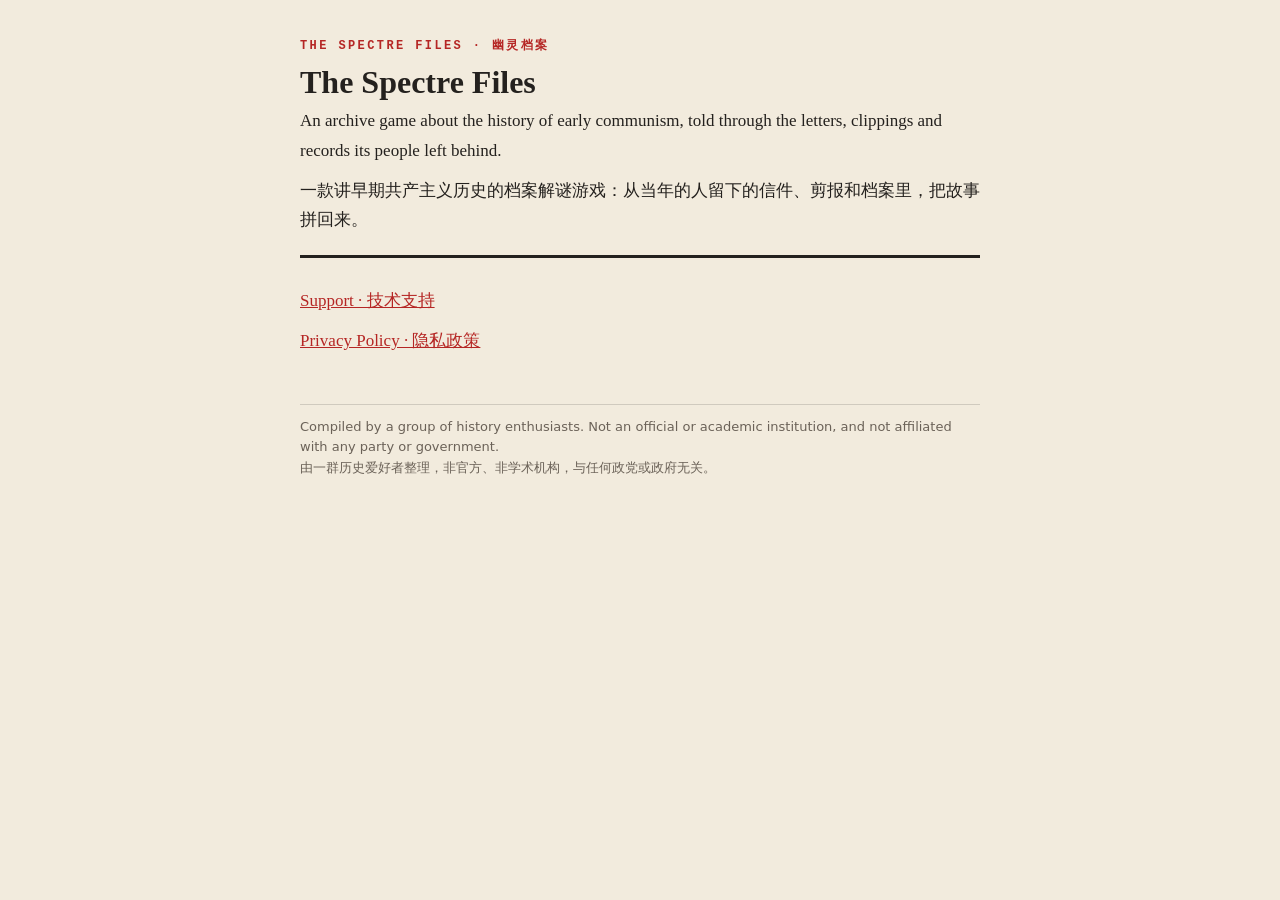
<file: index.html>
<!doctype html>
<html lang="en">
<head><meta charset="utf-8"><meta name="viewport" content="width=device-width,initial-scale=1">
<title>The Spectre Files</title><link rel="stylesheet" href="style.css"></head>
<body><main>
<header><div class="brand">THE SPECTRE FILES · 幽灵档案</div><h1>The Spectre Files</h1><p>An archive game about the history of early communism, told through the letters, clippings and records its people left behind.</p><p>一款讲早期共产主义历史的档案解谜游戏：从当年的人留下的信件、剪报和档案里，把故事拼回来。</p></header>
<p><a href="support.html">Support · 技术支持</a></p>
<p><a href="privacy.html">Privacy Policy · 隐私政策</a></p>
<footer>Compiled by a group of history enthusiasts. Not an official or academic institution, and not affiliated with any party or government.<br>由一群历史爱好者整理，非官方、非学术机构，与任何政党或政府无关。</footer>
</main></body></html>
</file>
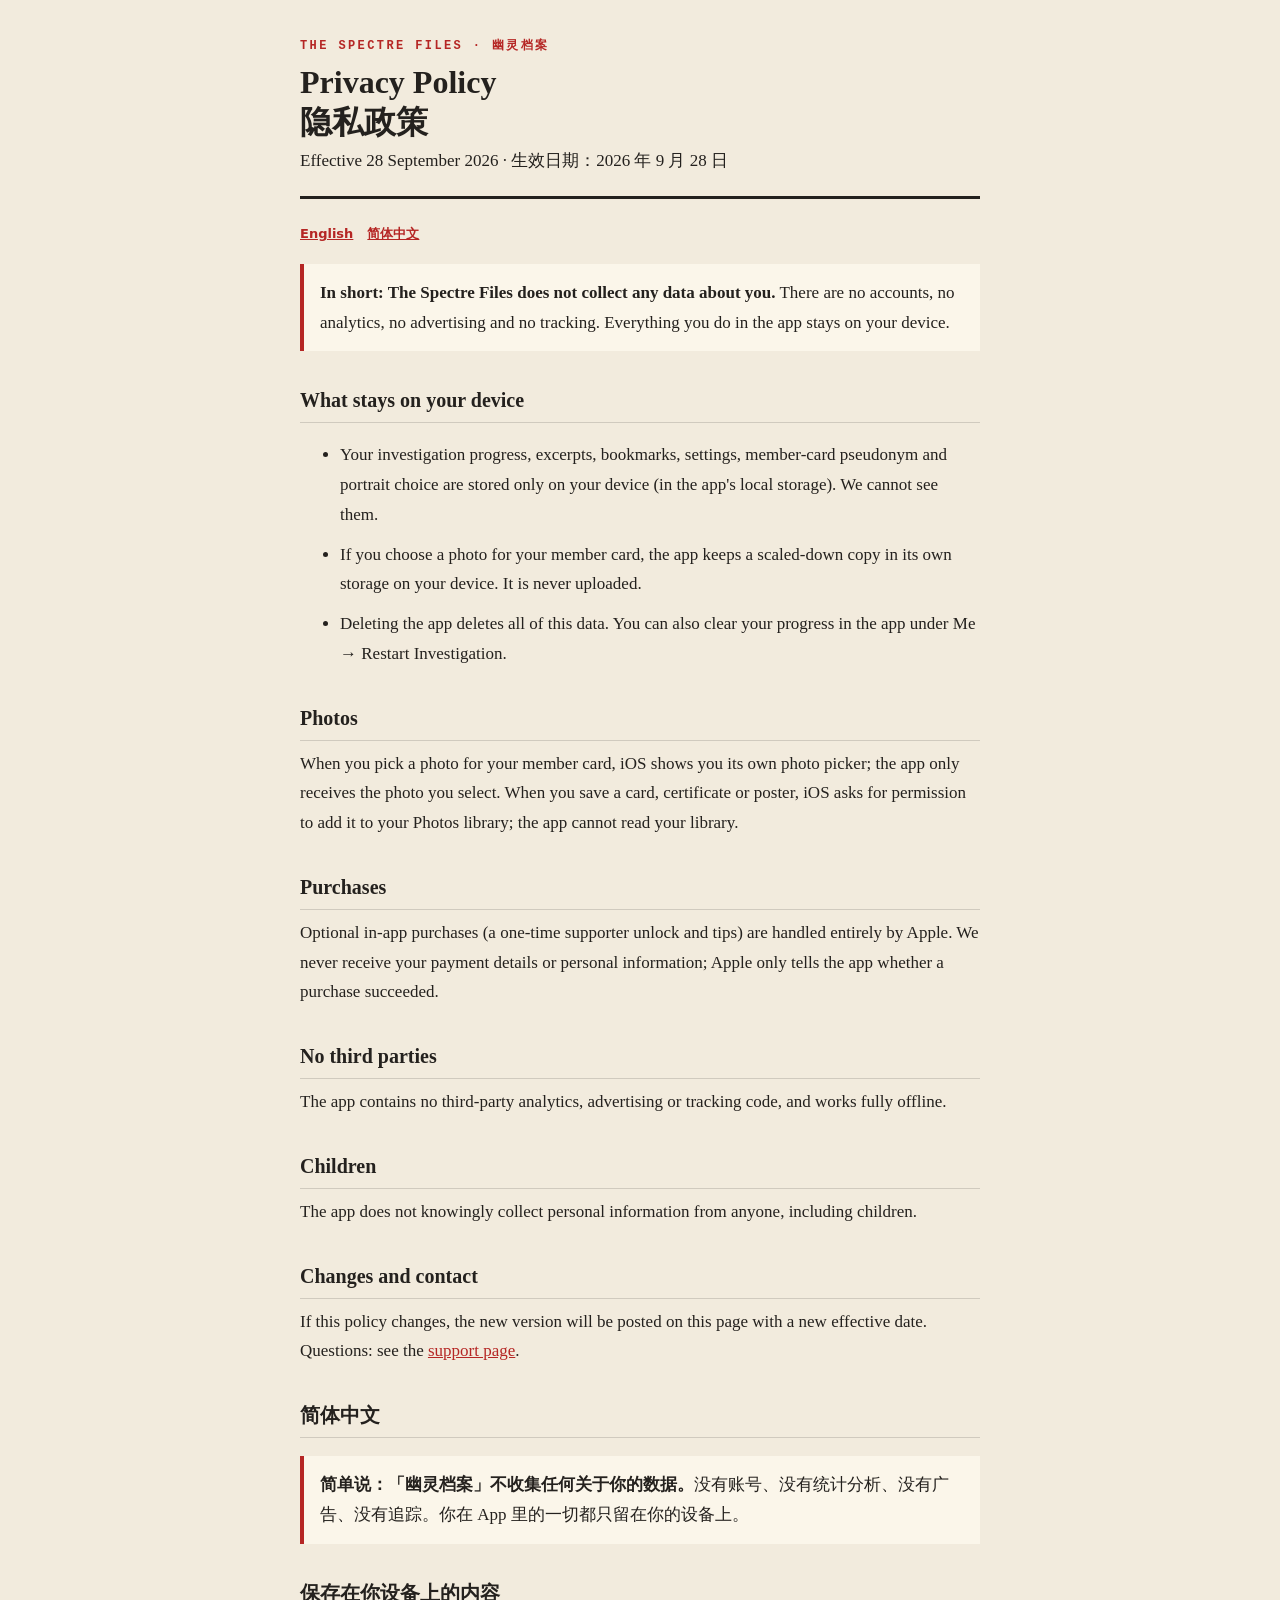
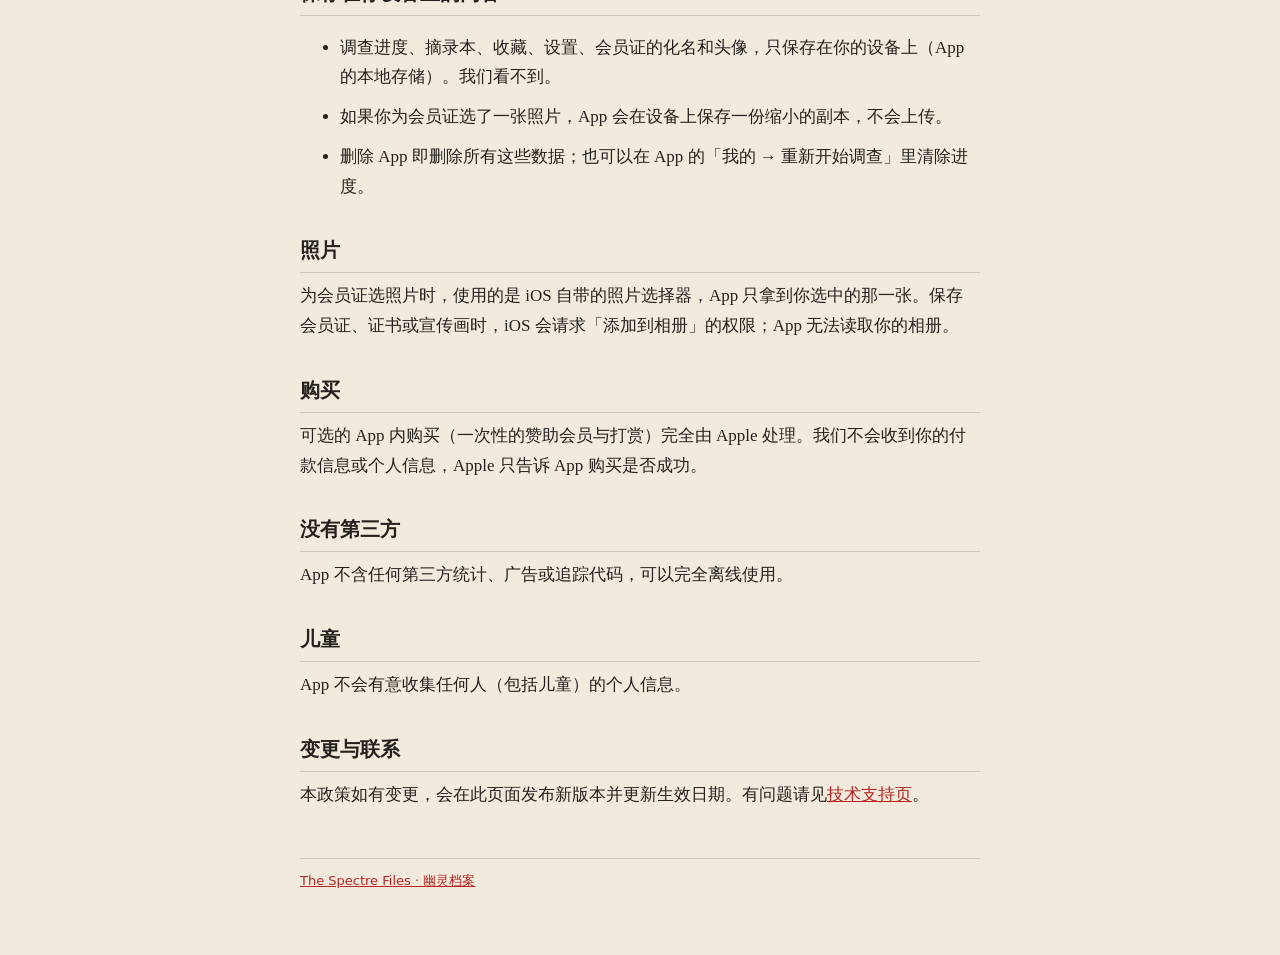
<file: privacy.html>
<!doctype html>
<html lang="en">
<head><meta charset="utf-8"><meta name="viewport" content="width=device-width,initial-scale=1">
<title>Privacy Policy · The Spectre Files</title><link rel="stylesheet" href="style.css"></head>
<body><main>
<header><div class="brand">THE SPECTRE FILES · 幽灵档案</div><h1>Privacy Policy<br>隐私政策</h1><p>Effective 28 September 2026 · 生效日期：2026 年 9 月 28 日</p></header>
<p class="lang"><a href="#en">English</a><a href="#zh">简体中文</a></p>

<section id="en">
<div class="card"><strong>In short: The Spectre Files does not collect any data about you.</strong> There are no accounts, no analytics, no advertising and no tracking. Everything you do in the app stays on your device.</div>
<h2>What stays on your device</h2>
<ul>
<li>Your investigation progress, excerpts, bookmarks, settings, member-card pseudonym and portrait choice are stored only on your device (in the app's local storage). We cannot see them.</li>
<li>If you choose a photo for your member card, the app keeps a scaled-down copy in its own storage on your device. It is never uploaded.</li>
<li>Deleting the app deletes all of this data. You can also clear your progress in the app under Me → Restart Investigation.</li>
</ul>
<h2>Photos</h2>
<p>When you pick a photo for your member card, iOS shows you its own photo picker; the app only receives the photo you select. When you save a card, certificate or poster, iOS asks for permission to add it to your Photos library; the app cannot read your library.</p>
<h2>Purchases</h2>
<p>Optional in-app purchases (a one-time supporter unlock and tips) are handled entirely by Apple. We never receive your payment details or personal information; Apple only tells the app whether a purchase succeeded.</p>
<h2>No third parties</h2>
<p>The app contains no third-party analytics, advertising or tracking code, and works fully offline.</p>
<h2>Children</h2>
<p>The app does not knowingly collect personal information from anyone, including children.</p>
<h2>Changes and contact</h2>
<p>If this policy changes, the new version will be posted on this page with a new effective date. Questions: see the <a href="support.html">support page</a>.</p>
</section>

<section id="zh">
<h2>简体中文</h2>
<div class="card"><strong>简单说：「幽灵档案」不收集任何关于你的数据。</strong>没有账号、没有统计分析、没有广告、没有追踪。你在 App 里的一切都只留在你的设备上。</div>
<h2>保存在你设备上的内容</h2>
<ul>
<li>调查进度、摘录本、收藏、设置、会员证的化名和头像，只保存在你的设备上（App 的本地存储）。我们看不到。</li>
<li>如果你为会员证选了一张照片，App 会在设备上保存一份缩小的副本，不会上传。</li>
<li>删除 App 即删除所有这些数据；也可以在 App 的「我的 → 重新开始调查」里清除进度。</li>
</ul>
<h2>照片</h2>
<p>为会员证选照片时，使用的是 iOS 自带的照片选择器，App 只拿到你选中的那一张。保存会员证、证书或宣传画时，iOS 会请求「添加到相册」的权限；App 无法读取你的相册。</p>
<h2>购买</h2>
<p>可选的 App 内购买（一次性的赞助会员与打赏）完全由 Apple 处理。我们不会收到你的付款信息或个人信息，Apple 只告诉 App 购买是否成功。</p>
<h2>没有第三方</h2>
<p>App 不含任何第三方统计、广告或追踪代码，可以完全离线使用。</p>
<h2>儿童</h2>
<p>App 不会有意收集任何人（包括儿童）的个人信息。</p>
<h2>变更与联系</h2>
<p>本政策如有变更，会在此页面发布新版本并更新生效日期。有问题请见<a href="support.html">技术支持页</a>。</p>
</section>
<footer><a href="index.html">The Spectre Files · 幽灵档案</a></footer>
</main></body></html>
</file>
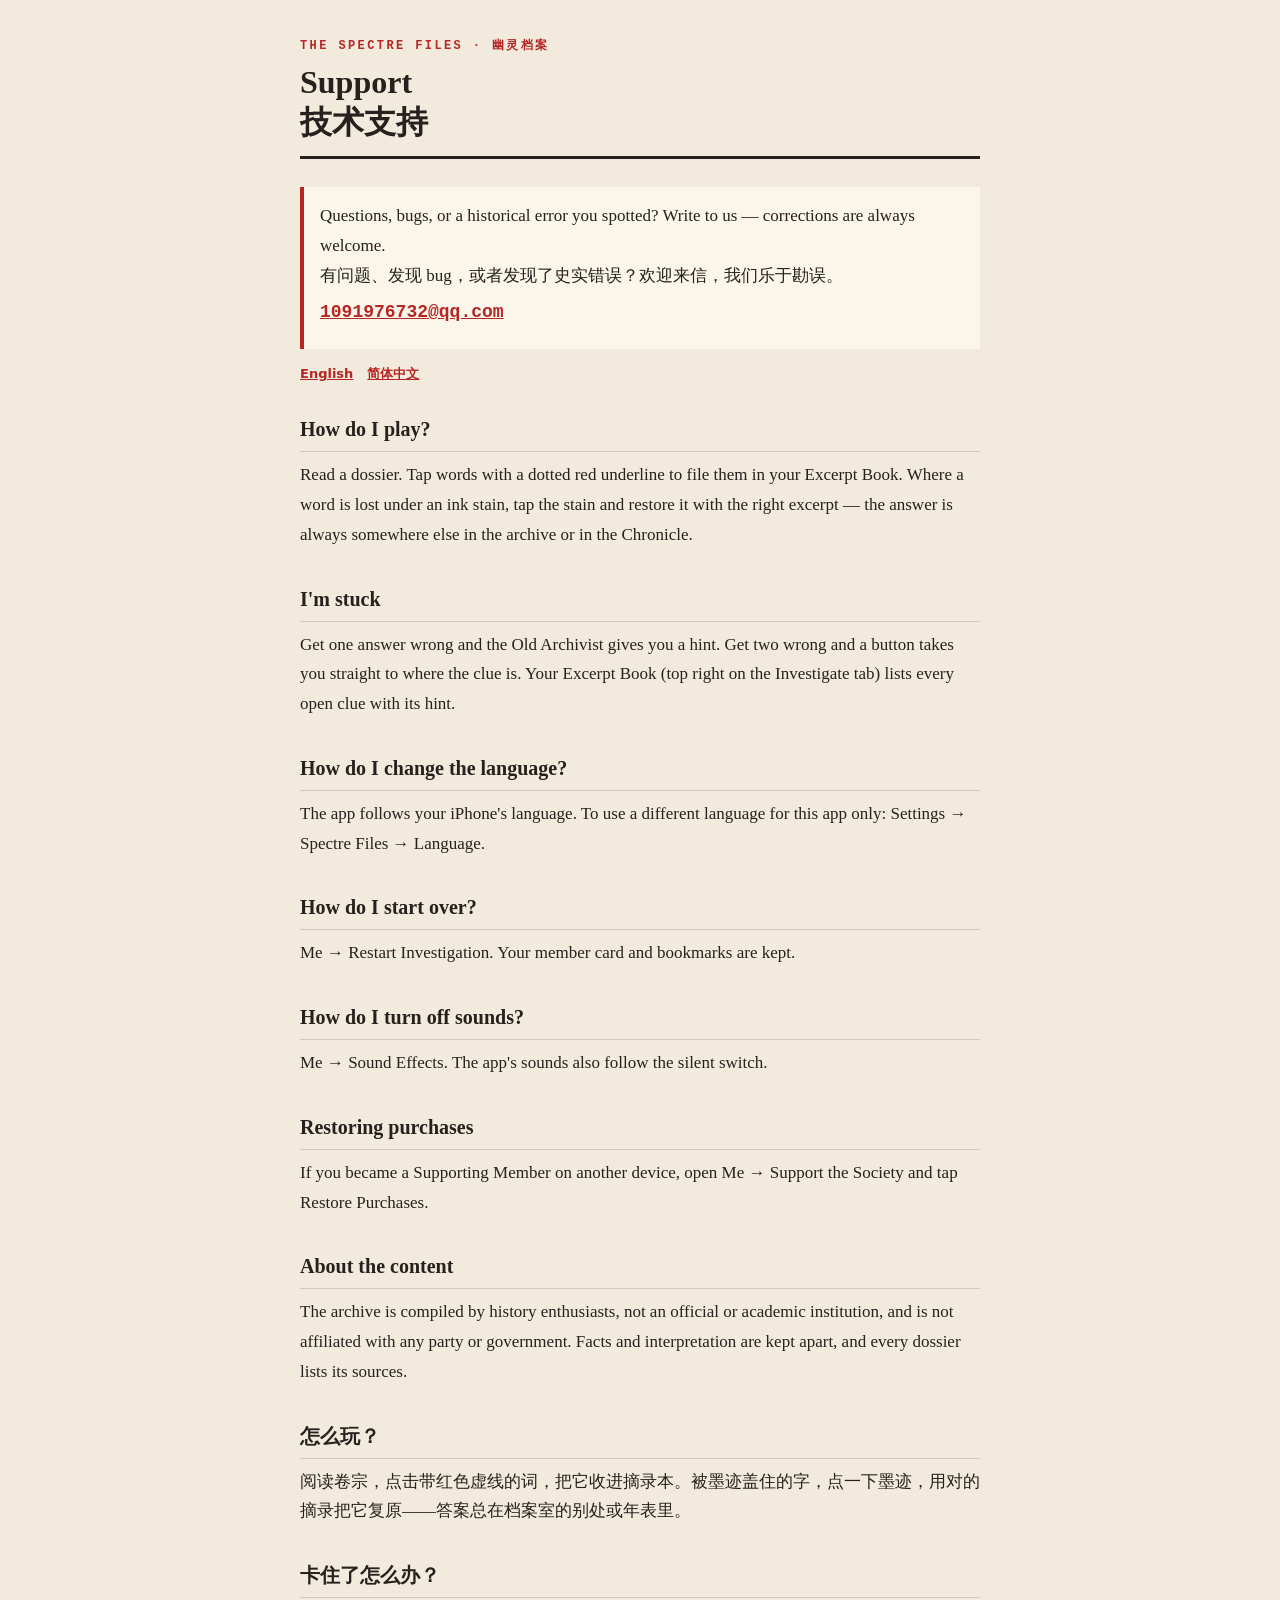
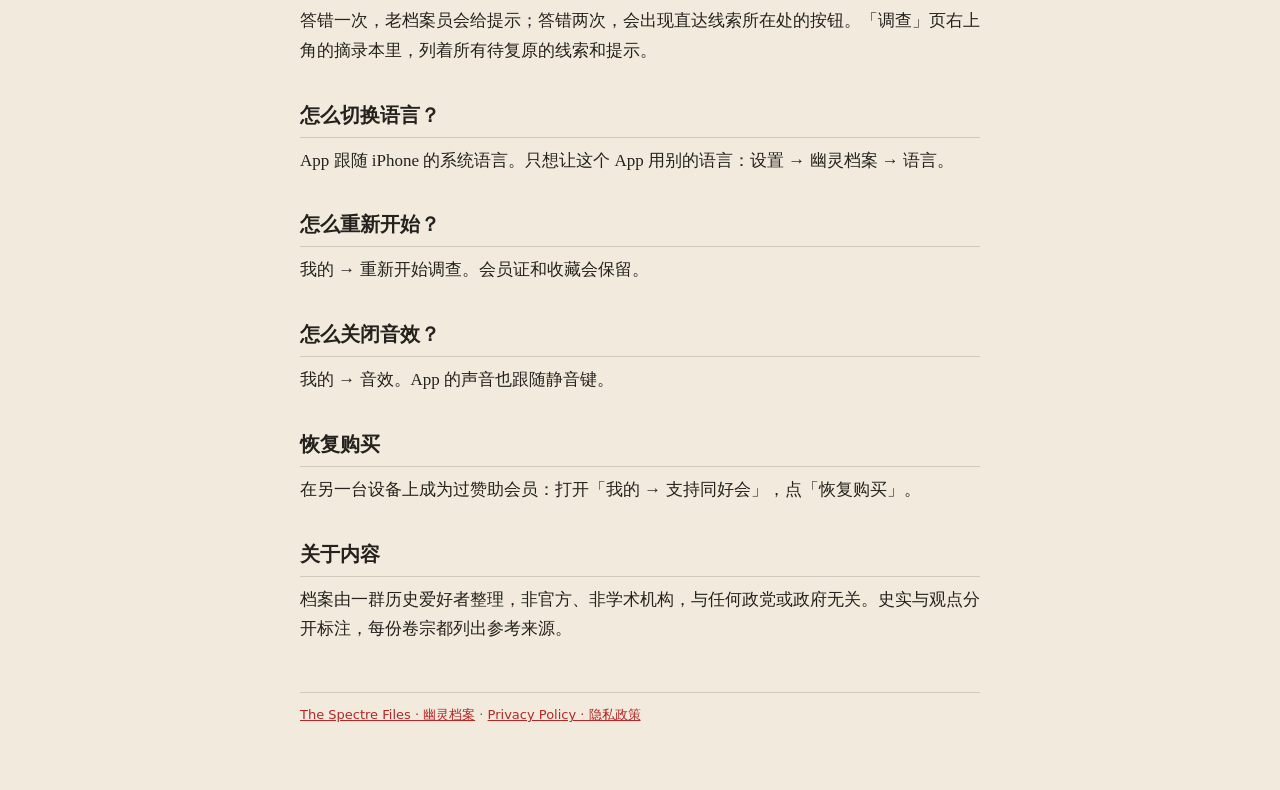
<file: support.html>
<!doctype html>
<html lang="en">
<head><meta charset="utf-8"><meta name="viewport" content="width=device-width,initial-scale=1">
<title>Support · The Spectre Files</title><link rel="stylesheet" href="style.css"></head>
<body><main>
<header><div class="brand">THE SPECTRE FILES · 幽灵档案</div><h1>Support<br>技术支持</h1></header>
<div class="card"><p>Questions, bugs, or a historical error you spotted? Write to us — corrections are always welcome.<br>有问题、发现 bug，或者发现了史实错误？欢迎来信，我们乐于勘误。</p>
<p class="mail"><a href="mailto:1091976732@qq.com">1091976732@qq.com</a></p></div>
<p class="lang"><a href="#en">English</a><a href="#zh">简体中文</a></p>

<section id="en">
<h2>How do I play?</h2>
<p>Read a dossier. Tap words with a dotted red underline to file them in your Excerpt Book. Where a word is lost under an ink stain, tap the stain and restore it with the right excerpt — the answer is always somewhere else in the archive or in the Chronicle.</p>
<h2>I'm stuck</h2>
<p>Get one answer wrong and the Old Archivist gives you a hint. Get two wrong and a button takes you straight to where the clue is. Your Excerpt Book (top right on the Investigate tab) lists every open clue with its hint.</p>
<h2>How do I change the language?</h2>
<p>The app follows your iPhone's language. To use a different language for this app only: Settings → Spectre Files → Language.</p>
<h2>How do I start over?</h2>
<p>Me → Restart Investigation. Your member card and bookmarks are kept.</p>
<h2>How do I turn off sounds?</h2>
<p>Me → Sound Effects. The app's sounds also follow the silent switch.</p>
<h2>Restoring purchases</h2>
<p>If you became a Supporting Member on another device, open Me → Support the Society and tap Restore Purchases.</p>
<h2>About the content</h2>
<p>The archive is compiled by history enthusiasts, not an official or academic institution, and is not affiliated with any party or government. Facts and interpretation are kept apart, and every dossier lists its sources.</p>
</section>

<section id="zh">
<h2>怎么玩？</h2>
<p>阅读卷宗，点击带红色虚线的词，把它收进摘录本。被墨迹盖住的字，点一下墨迹，用对的摘录把它复原——答案总在档案室的别处或年表里。</p>
<h2>卡住了怎么办？</h2>
<p>答错一次，老档案员会给提示；答错两次，会出现直达线索所在处的按钮。「调查」页右上角的摘录本里，列着所有待复原的线索和提示。</p>
<h2>怎么切换语言？</h2>
<p>App 跟随 iPhone 的系统语言。只想让这个 App 用别的语言：设置 → 幽灵档案 → 语言。</p>
<h2>怎么重新开始？</h2>
<p>我的 → 重新开始调查。会员证和收藏会保留。</p>
<h2>怎么关闭音效？</h2>
<p>我的 → 音效。App 的声音也跟随静音键。</p>
<h2>恢复购买</h2>
<p>在另一台设备上成为过赞助会员：打开「我的 → 支持同好会」，点「恢复购买」。</p>
<h2>关于内容</h2>
<p>档案由一群历史爱好者整理，非官方、非学术机构，与任何政党或政府无关。史实与观点分开标注，每份卷宗都列出参考来源。</p>
</section>
<footer><a href="index.html">The Spectre Files · 幽灵档案</a> · <a href="privacy.html">Privacy Policy · 隐私政策</a></footer>
</main></body></html>
</file>
<file: style.css>
:root{ --paper:#F2EBDD; --card:#FBF6EA; --ink:#24211E; --soft:#6B6258; --red:#B52624; --rule:rgba(36,33,30,.16); }
@media (prefers-color-scheme: dark){ :root{ --paper:#1B1917; --card:#24201C; --ink:#EDE5D6; --soft:#A69D90; --red:#E2574F; --rule:rgba(237,229,214,.16); } }
*{ box-sizing:border-box; }
body{ margin:0; background:var(--paper); color:var(--ink); font:17px/1.75 "Noto Serif SC","Songti SC",Georgia,serif; }
main{ max-width:720px; margin:0 auto; padding:40px 20px 64px; }
header{ border-bottom:3px solid var(--ink); padding-bottom:10px; margin-bottom:28px; }
.brand{ font:700 12px/1 "Courier New",monospace; letter-spacing:.2em; color:var(--red); }
h1{ font-size:32px; line-height:1.25; margin:10px 0 4px; }
h2{ font-size:20px; margin:32px 0 8px; border-bottom:1px solid var(--rule); padding-bottom:4px; }
p,li{ margin:0 0 10px; }
a{ color:var(--red); }
.lang{ font:600 13px/1 system-ui,sans-serif; margin:0 0 24px; }
.lang a{ margin-right:14px; }
.card{ background:var(--card); border-left:4px solid var(--red); padding:14px 16px; margin:18px 0; }
footer{ margin-top:48px; border-top:1px solid var(--rule); padding-top:12px; font:13px/1.6 system-ui,sans-serif; color:var(--soft); }
.mail{ font:700 18px/1.4 "Courier New",monospace; }
</file>
